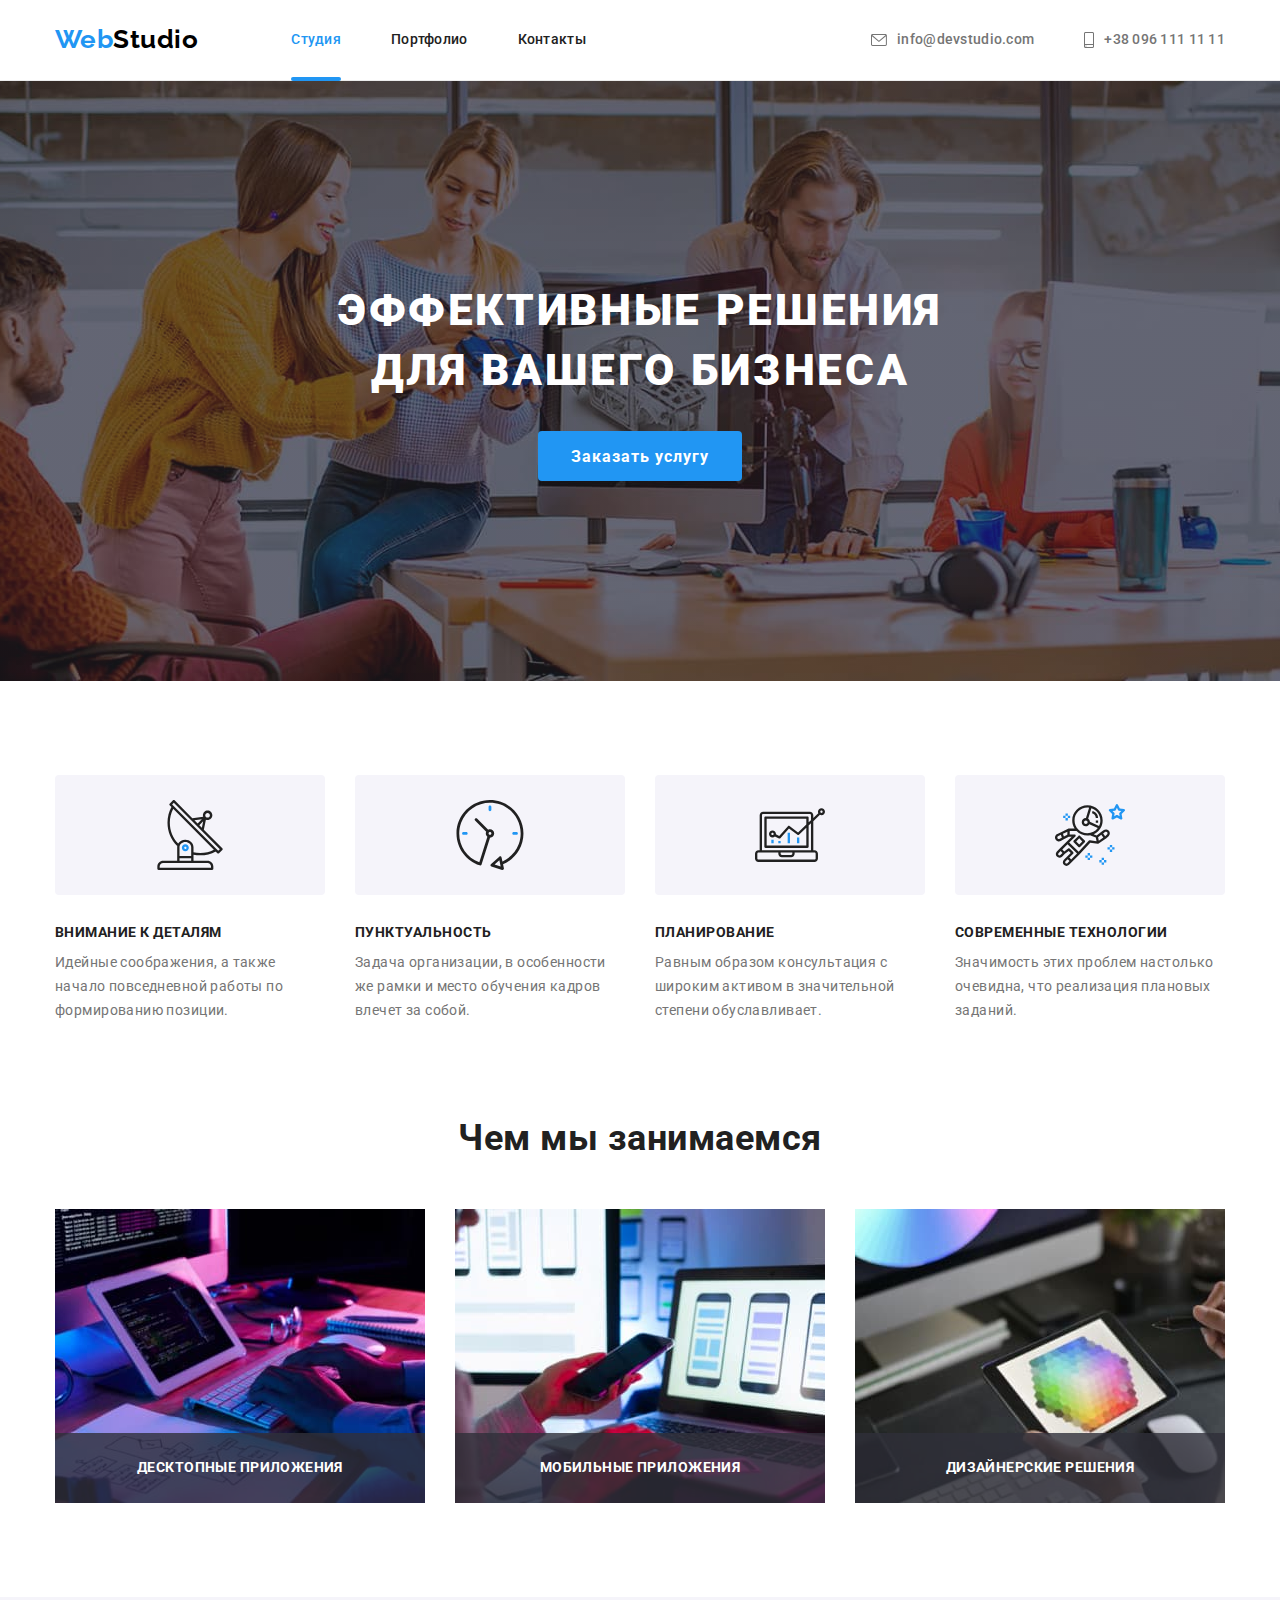
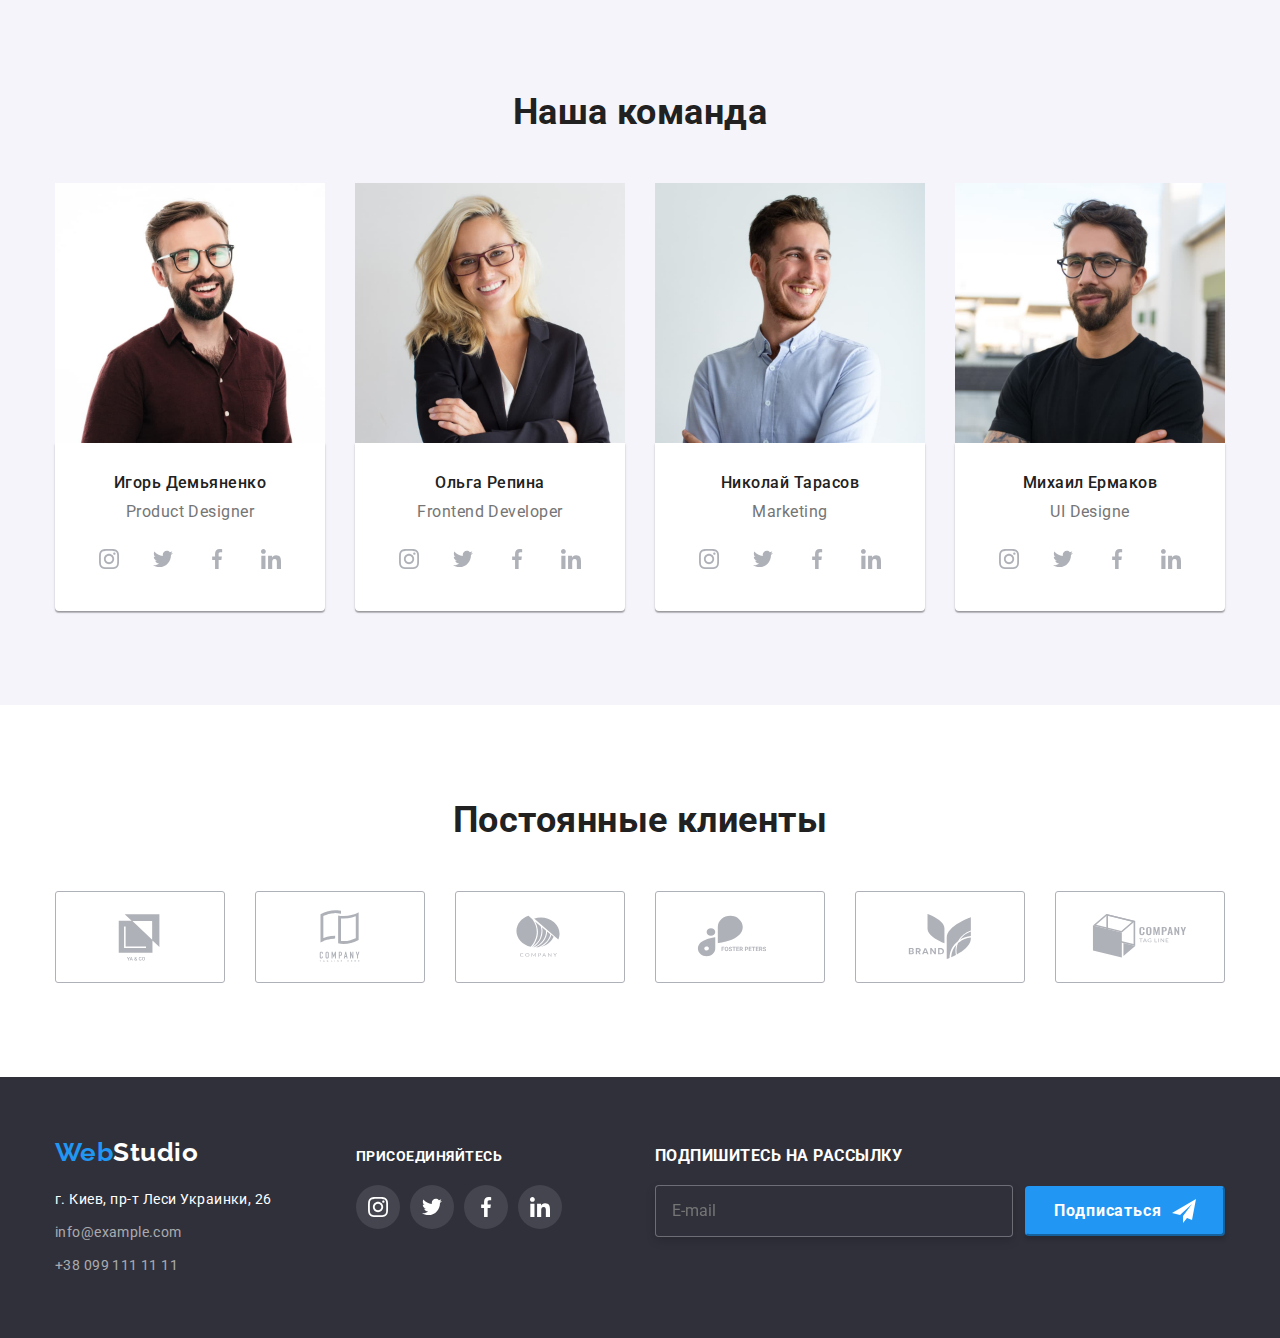
<file: index.html>
<!DOCTYPE html>
<html lang="ru">

<head>
    <meta charset="UTF-8">
    <meta http-equiv="X-UA-Compatible" content="IE=edge">
    <meta name="viewport" content="width=device-width, initial-scale=1.0">
    <title>Главная</title>
    <!-- Подключение шрифтов для страницы -->
    <link rel="preconnect" href="https://fonts.googleapis.com">
    <link rel="preconnect" href="https://fonts.gstatic.com" crossorigin>
    <link
        href="https://fonts.googleapis.com/css2?family=Raleway:wght@700&family=Roboto:wght@400;500;700;900&display=swap"
        rel="stylesheet">
    <link rel="stylesheet" href="https://cdnjs.cloudflare.com/ajax/libs/modern-normalize/1.1.0/modern-normalize.min.css
">
    <link rel="stylesheet" href="./css/styles.css">
</head>

<body>
    <!-- Шапка (Хедер)-->
    <header class="header">
        <div class="container nav">
            <nav class="header-nav-logo">
                <a href="./index.html" lang="en" class="logo">Web<span class="logo-d">Studio</span></a>
                <ul class="header-nav">
                    <li class="item">
                        <a href="./index.html" style="color:#2196F3;" class="header-nav-link current">Студия</a>
                    </li>
                    <li class="item"><a href="./portfolio.html" class="header-nav-link">Портфолио</a></li>
                    <li class="item"><a href="#" class="header-nav-link">Контакты</a></li>
                </ul>
            </nav>
            <ul class="header-contacts">
                <li class="item">
                    <a class="header-contacts-link mail" href="mailto:info@devstudio.com">
                        <svg class="contacts">
                            <use href="./images/icons.svg#icon-mail"></use>
                        </svg>
                        info@devstudio.com</a>
                </li>
                <li class="item">
                    <a class="header-contacts-link tel" href="tel:+380961111111">
                        <svg class="contacts tel">
                            <use href="./images/icons.svg#phone"></use>
                        </svg> +38 096 111 11 11</a>
                </li>
            </ul>
        </div>
    </header>

    <main>
        <section class="banner">
            <div class="container">
                <h1 class="banner-title"> Эффективные решения <br> для вашего бизнеса </h1>
                <button type="button" class="banner-button" data-modal-open> Заказать услугу </button>
                <div class="backdrop is-hidden" data-modal>
                    <div class="modal">
                        <button class="modal-btn" data-modal-close>
                            <svg class="modal-icon">
                                <use href="./images/icons.svg#icon-close"></use>
                            </svg>
                        </button>
                        <p class="modal-text">Оставьте свои данные, мы вам перезвоним</p>
                        <form class="form" autocomplete="off">
                            <label for="user-name" class="form-field">
                                <span class="form-label">Имя</span>
                                <span class="form-span">
                                    <input type="text" name="user-name" class="form-input" id="user-name" />
                                    <svg class="form-icon">
                                        <use href="./images/icons.svg#icon-person"></use>
                                    </svg>
                                </span>
                            </label>
                            <label for="tel" class="form-field">
                                <span class="form-label">Телефон</span>
                                <span class="form-span">
                                    <input type="tel" name="tel" class="form-input" id="tel" />
                                    <svg class="form-icon">
                                        <use href="./images/icons.svg#icon-phone-black"></use>
                                    </svg>
                                </span>
                            </label>
                            <label for="email" class="form-field">
                                <span class="form-label">Почта</span>
                                <span class="form-span">
                                    <input type="email" name="email" class="form-input" id="email" />
                                    <svg class="form-icon">
                                        <use href="./images/icons.svg#icon-email-black"></use>
                                    </svg>
                                </span>
                            </label>
                            <label for="comment" class="form-field">
                                <span class="form-label">Комментарий</span>
                                <textarea name="comment" id="comment" placeholder="Введите текст"
                                    class="form-comment"></textarea>
                            </label>

                            <label class="checkbox-label">
                                <input type="checkbox" name="checkbox" class="checkbox" />
                                <span class="checkbox-icon"></span>
                                <span class="checkbox-text">Соглашаюсь с рассылкой и принимаю &nbsp;</span>
                                  
                                <a href="" target="_blank" rel="noopener noreferrer" class="checkbox-link">Условия
                                    договора</a>
                            </label>
                            <button type="submit" class="form-bnt">Отправить</button>

                        </form>

                    </div>
                </div>
            </div>


        </section>
        <section class="section">
            <div class="container">
                <h2 hidden class="section-title visually-hidden">Наши преимущества</h2>
                <ul class="features">
                    <li class="features-item">
                        <div class="benefits">
                            <svg class="benefits-icon">
                                <use href="./images/icons.svg#icon-antenna"></use>
                            </svg>
                        </div>
                        <h3 class="features-title">Внимание к деталям</h3>
                        <p class="features-text">Идейные соображения, а также начало повседневной работы по формированию
                            позиции. </p>
                    </li>
                    <li class="features-item">
                        <div class="benefits">
                            <svg class="benefits-icon">
                                <use href="./images/icons.svg#icon-clock"></use>
                            </svg>
                        </div>
                        <h3 class="features-title">Пунктуальность</h3>
                        <p class="features-text">Задача организации, в особенности же рамки и место обучения кадров
                            влечет за собой. </p>
                    </li>
                    <li class="features-item">
                        <div class="benefits">
                            <svg class="benefits-icon">
                                <use href="./images/icons.svg#icon-diagram"></use>
                            </svg>
                        </div>
                        <h3 class="features-title">Планирование</h3>
                        <p class="features-text">Равным образом консультация с широким активом в значительной степени
                            обуславливает. </p>
                    </li>
                    <li class="features-item">
                        <div class="benefits">
                            <svg class="benefits-icon">
                                <use href="./images/icons.svg#icon-astronaut"></use>
                            </svg>
                        </div>
                        <h3 class="features-title">Современные технологии</h3>
                        <p class="features-text">Значимость этих проблем настолько очевидна, что реализация плановых
                            заданий. </p>
                    </li>
                </ul>
            </div>
        </section>
        <section class="section works">
            <div class="container">
                <h2 class="section-title">Чем мы занимаемся</h2>
                <ul class="works">
                    <li class="works-item">
                        <img src="./images/services/img.jpg" alt="работа за ноутбуком" width="370" height="294" />
                        <div class="works-box">
                            <p class="works-text"> Десктопные приложения </p>
                        </div>
                    </li>
                    <li class="works-item">
                        <img src="./images/services/box2.jpg" alt="синхронизациятелефона с ноутбуком" width="370"
                            height="294" />
                        <div class="works-box">
                            <p class="works-text"> Мобильные приложения </p>
                        </div>
                    </li>
                    <li class="works-item">
                        <img src="./images/services/box3.jpg" alt="выбор цвета" width="370" height="294" />
                        <div class="works-box">
                            <p class="works-text"> Дизайнерские решения </p>
                        </div>
                    </li>
                </ul>
            </div>
        </section>
        <section class="section people">
            <div class="container">
                <h2 class="section-title">Наша команда</h2>
                <ul class="team">
                    <li class="team-item">
                        <img src="./images/team/img1.jpg" alt="дизайнер" width="270" height="260" />
                        <div class="initials">
                            <h3 class="team-title">Игорь Демьяненко</h3>
                            <p lang="en" class="team-text">Product Designer</p>
                            <ul class="social-list">
                                <li class="social-item">
                                    <a class="social-link" href="https://www.instagram.com/" target="_blank"
                                        rel="noopener noreferrer" lang="en" aria-label="Instagram"><svg
                                            class="social-icon">
                                            <use href="./images/icons.svg#icon-instagram"></use>
                                        </svg></a>
                                </li>
                                <li class="social-item">
                                    <a class="social-link" href="https://twitter.com/" target="_blank"
                                        rel="noopener noreferrer" lang="en" aria-label="Twitter">
                                        <svg class="social-icon">
                                            <use href="./images/icons.svg#icon-twitter"></use>
                                        </svg>
                                    </a>
                                </li>
                                <li class="social-item">
                                    <a class="social-link" href="https://www.facebook.com/" target="_blank"
                                        rel="noopener noreferrer" lang="en" aria-label="Facebook">
                                        <svg class="social-icon">
                                            <use href="./images/icons.svg#icon-facebook"></use>
                                        </svg>
                                    </a>
                                </li>
                                <li class="social-item">
                                    <a class="social-link" href="https://www.linkedin.com/" target="_blank"
                                        rel="noopener noreferrer" lang="en" aria-label="LinkedIn">
                                        <svg class="social-icon">
                                            <use href="./images/icons.svg#icon-linkedin"></use>
                                        </svg></a>
                                </li>
                            </ul>
                        </div>
                    </li>
                    <li class="team-item">
                        <img src="./images/team/img2.jpg" alt="разработчик" width="270" height="260" />
                        <div class="initials">
                            <h3 class="team-title">Ольга Репина</h3>
                            <p lang="en" class="team-text">Frontend Developer</p>
                            <ul class="social-list">
                                <li class="social-item">
                                    <a class="social-link" href="https://www.instagram.com/" target="_blank"
                                        rel="noopener noreferrer" lang="en" aria-label="Instagram">
                                        <svg class="social-icon">
                                            <use href="./images/icons.svg#icon-instagram"></use>
                                        </svg>
                                    </a>
                                </li>
                                <li class="social-item">
                                    <a class="social-link" href="https://twitter.com/" target="_blank"
                                        rel="noopener noreferrer" lang="en" aria-label="Twitter">
                                        <svg class="social-icon">
                                            <use href="./images/icons.svg#icon-twitter"></use>
                                        </svg>
                                    </a>
                                </li>
                                <li class="social-item">
                                    <a class="social-link" href="https://www.facebook.com/" target="_blank"
                                        rel="noopener noreferrer" lang="en" aria-label="Facebook">
                                        <svg class="social-icon">
                                            <use href="./images/icons.svg#icon-facebook"></use>
                                        </svg></a>
                                </li>
                                <li class="social-item">
                                    <a class="social-link" href="https://www.linkedin.com/" target="_blank"
                                        rel="noopener noreferrer" lang="en" aria-label="LinkedIn">
                                        <svg class="social-icon">
                                            <use href="./images/icons.svg#icon-linkedin"></use>
                                        </svg></a>
                                </li>
                            </ul>
                        </div>
                    </li>
                    <li class="team-item">
                        <img src="./images/team/img3.jpg" alt="маркетолог" width="270" height="260" />
                        <div class="initials">
                            <h3 class="team-title">Николай Тарасов</h3>
                            <p lang="en" class="team-text">Marketing</p>
                            <ul class="social-list">
                                <li class="social-item">
                                    <a class="social-link" href="https://www.instagram.com/" target="_blank"
                                        rel="noopener noreferrer" lang="en" aria-label="Instagram">
                                        <svg class="social-icon">
                                            <use href="./images/icons.svg#icon-instagram"></use>
                                        </svg>
                                    </a>
                                </li>
                                <li class="social-item">
                                    <a class="social-link" href="https://twitter.com/" target="_blank"
                                        rel="noopener noreferrer" lang="en" aria-label="Twitter">
                                        <svg class="social-icon">
                                            <use href="./images/icons.svg#icon-twitter"></use>
                                        </svg>
                                    </a>
                                </li>
                                <li class="social-item">
                                    <a class="social-link" href="https://www.facebook.com/" target="_blank"
                                        rel="noopener noreferrer" lang="en" aria-label="Facebook">
                                        <svg class="social-icon">
                                            <use href="./images/icons.svg#icon-facebook"></use>
                                        </svg>
                                    </a>
                                </li>
                                <li class="social-item">
                                    <a class="social-link" href="https://www.linkedin.com/" target="_blank"
                                        rel="noopener noreferrer" lang="en" aria-label="LinkedIn">
                                        <svg class="social-icon">
                                            <use href="./images/icons.svg#icon-linkedin"></use>
                                        </svg>
                                    </a>
                                </li>
                            </ul>
                        </div>
                    </li>
                    <li class="team-item">
                        <img src="./images/team/img4.jpg" alt="дизайнер интерфейса" width="270" height="260" />
                        <div class="initials">
                            <h3 class="team-title"> Михаил Ермаков</h3>
                            <p lang="en" class="team-text">UI Designe</p>
                            <ul class="social-list">
                                <li class="social-item">
                                    <a class="social-link" href="https://www.instagram.com/" target="_blank"
                                        rel="noopener noreferrer" lang="en" aria-label="Instagram">
                                        <svg class="social-icon">
                                            <use href="./images/icons.svg#icon-instagram"></use>
                                        </svg>
                                    </a>
                                </li>
                                <li class="social-item">
                                    <a class="social-link" href="https://twitter.com/" target="_blank"
                                        rel="noopener noreferrer" lang="en" aria-label="Twitter">
                                        <svg class="social-icon">
                                            <use href="./images/icons.svg#icon-twitter"></use>
                                        </svg>
                                    </a>
                                </li>
                                <li class="social-item">
                                    <a class="social-link" href="https://www.facebook.com/" target="_blank"
                                        rel="noopener noreferrer" lang="en" aria-label="Facebook">
                                        <svg class="social-icon">
                                            <use href="./images/icons.svg#icon-facebook"></use>
                                        </svg></a>
                                </li>
                                <li class="social-item">
                                    <a class="social-link" href="https://www.linkedin.com/" target="_blank"
                                        rel="noopener noreferrer" lang="en" aria-label="LinkedIn">
                                        <svg class="social-icon">
                                            <use href="./images/icons.svg#icon-linkedin"></use>
                                        </svg>
                                    </a>
                                </li>
                            </ul>
                        </div>
                    </li>
                </ul>
            </div>
        </section>
        <section class="section">
            <div class="container">
                <h2 class="section-title">Постоянные клиенты</h2>
                <ul class="clients">
                    <li class="clients-item">
                        <a href="" class="clients-link">
                            <svg class="clients-icon">
                                <use href="./images/icons.svg#icon-logo"> </use>
                            </svg>
                        </a>
                    </li>
                    <li class="clients-item">
                        <a href="" class="clients-link">
                            <svg class="clients-icon">
                                <use href="./images/icons.svg#icon-logo1"> </use>
                            </svg>
                        </a>
                    </li>
                    <li class="clients-item">
                        <a href="" class="clients-link">
                            <svg class="clients-icon">
                                <use href="./images/icons.svg#icon-logo2"> </use>
                            </svg>
                        </a>
                    </li>
                    <li class="clients-item">
                        <a href="" class="clients-link">
                            <svg class="clients-icon">
                                <use href="./images/icons.svg#icon-logo3"> </use>
                            </svg>
                        </a>
                    </li>
                    <li class="clients-item">
                        <a href="" class="clients-link">
                            <svg class="clients-icon">
                                <use href="./images/icons.svg#icon-logo4"> </use>
                            </svg>
                        </a>
                    </li>
                    <li class="clients-item">
                        <a href="" class="clients-link">
                            <svg class="clients-icon">
                                <use href="./images/icons.svg#icon-logo5"> </use>
                            </svg>
                        </a>
                    </li>
                </ul>
            </div>
        </section>
    </main>

    <footer class="footer">
        <div class="container container-footer">
            <div class="foot-address">
                <a href="#" lang="en" class="logo-footer">Web<span class="logo-l">Studio</span></a>
                <address class="address">
                    <p class="footer-address"> г. Киев, пр-т Леси Украинки, 26 </p>
                    <ul class="footer-contacts">
                        <li class="footer-contacts-link">
                            <a href="" class="footer-contacts-item">info@example.com</a>
                        </li>
                        <li class="footer-contacts-link">
                            <a href="" class="footer-contacts-item">+38 099 111 11 11</a>
                        </li>
                    </ul>
                </address>
            </div>
            <div class="foot-social">
                <h3 class="footer-title">Присоединяйтесь</h3>
                <ul class="social-list">
                    <li class="social-item">
                        <a class="social-link f" href="https://www.instagram.com/" target="_blank"
                            rel="noopener noreferrer" lang="en" aria-label="Instagram">
                            <svg class="social-icon f">
                                <use href="./images/icons.svg#icon-instagram"></use>
                            </svg>
                        </a>
                    </li>
                    <li class="social-item">
                        <a class="social-link f" href="https://twitter.com/" target="_blank" rel="noopener noreferrer"
                            lang="en" aria-label="Twitter">
                            <svg class="social-icon f">
                                <use href="./images/icons.svg#icon-twitter"></use>
                            </svg>
                        </a>
                    </li>
                    <li class="social-item">
                        <a class="social-link f" href="https://www.facebook.com/" target="_blank"
                            rel="noopener noreferrer" lang="en" aria-label="Facebook">
                            <svg class="social-icon f">
                                <use href="./images/icons.svg#icon-facebook"></use>
                            </svg></a>
                    </li>
                    <li class="social-item">
                        <a class="social-link f" href="https://www.linkedin.com/" target="_blank"
                            rel="noopener noreferrer" lang="en" aria-label="LinkedIn">
                            <svg class="social-icon f">
                                <use href="./images/icons.svg#icon-linkedin"></use>
                            </svg>
                        </a>
                    </li>
                </ul>
            </div>
            <div class="subscribe">
                <p class="subscribe-text">Подпишитесь на рассылку</p>
                <form class="subscribe-form">
                    <input type="email" name="mail" placeholder="E-mail" class="subscribe-input" />
                    <button type="submit" class="subscribe-btn"><span class="subscribe-btn-span">Подписаться</span>
                        <svg class="subscribe-icon">
                            <use href="./images/icons.svg#icon-send"></use>
                        </svg>
                    </button>
                </form>
            </div>
        </div>
    </footer>
    <script src="./js/modal.js"></script>

</body>

</html>
</file>
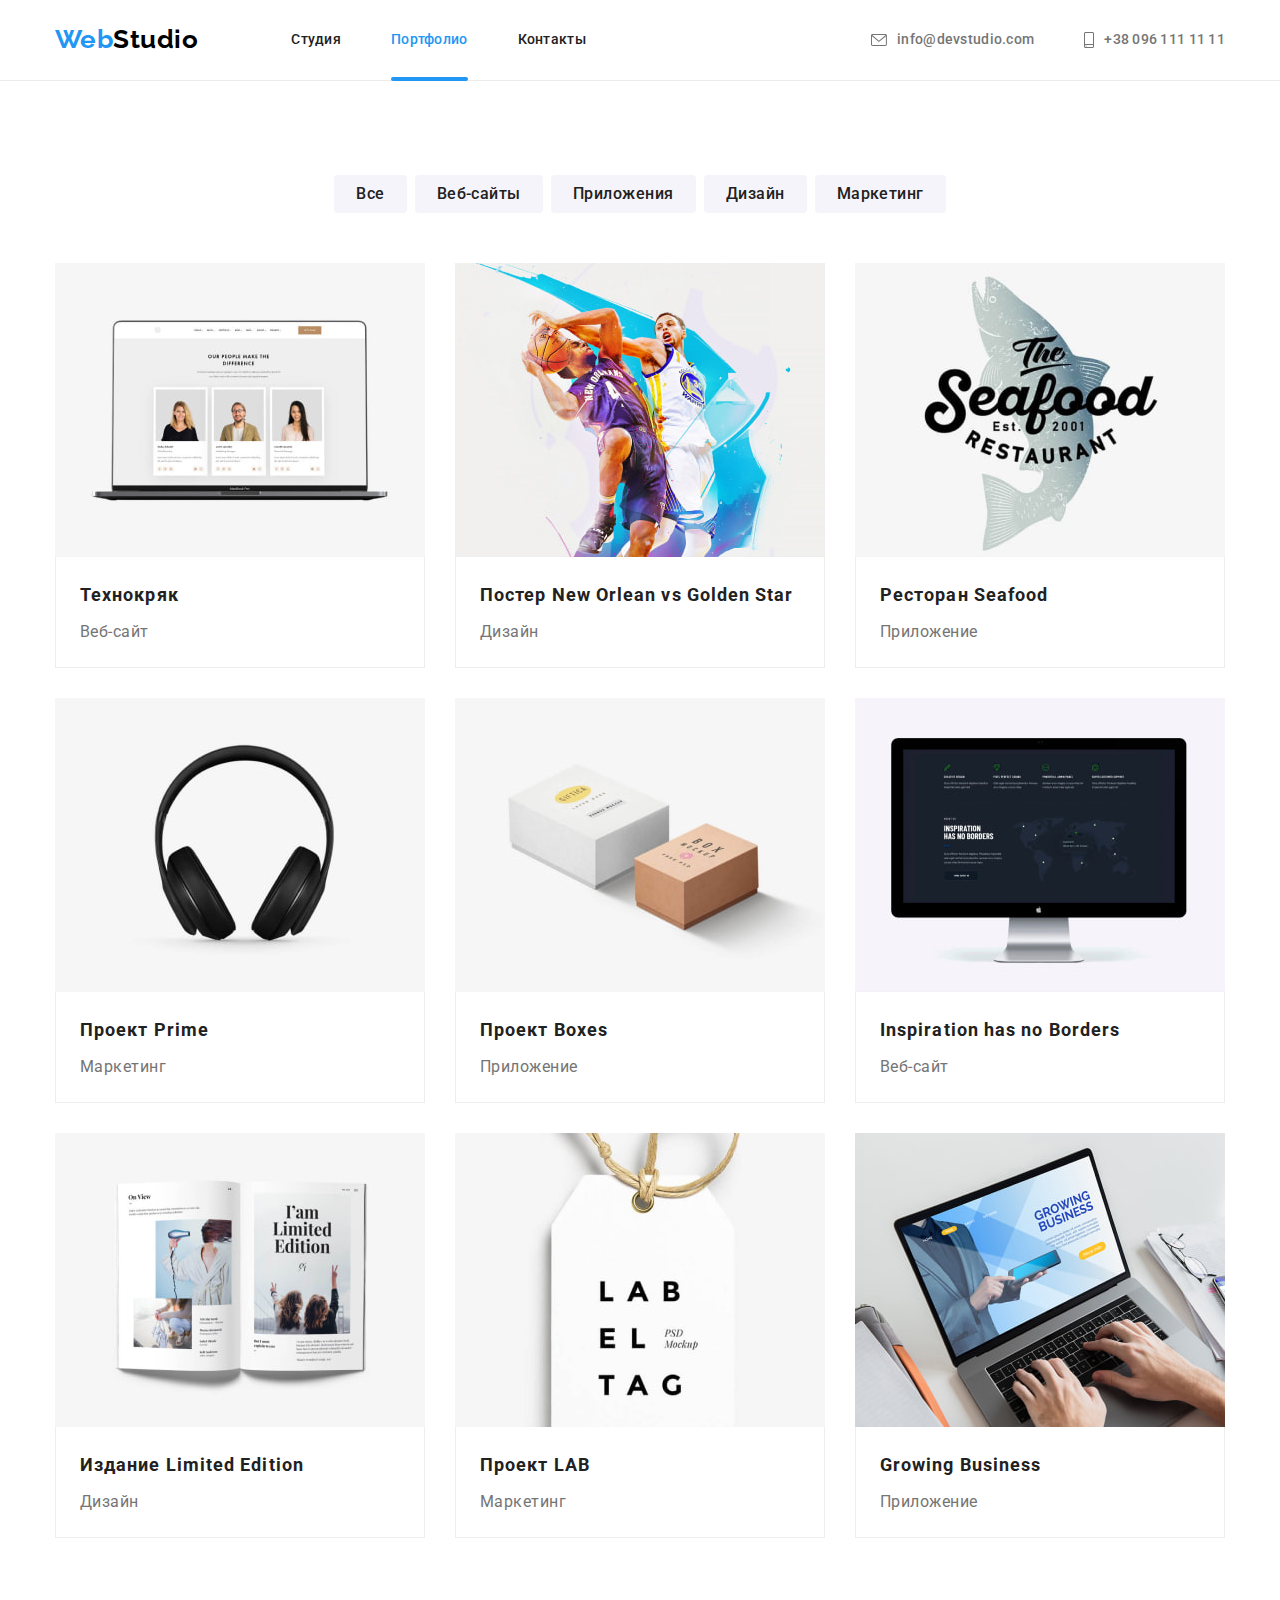
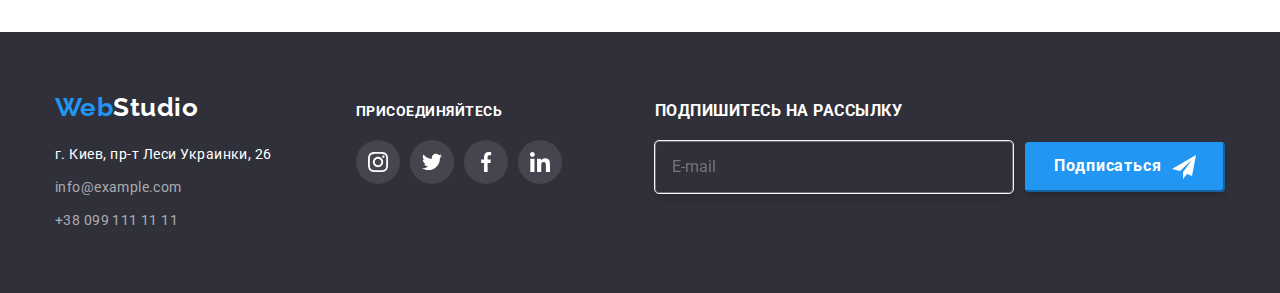
<file: portfolio.html>
<!DOCTYPE html>
<html lang="ru">
<head>
    <meta charset="UTF-8">
    <meta http-equiv="X-UA-Compatible" content="IE=edge">
    <meta name="viewport" content="width=device-width, initial-scale=1.0">
    <title>Портфолио</title>
    <!-- Подключение шрифтов для страницы -->
    <link rel="preconnect" href="https://fonts.googleapis.com">
    <link rel="preconnect" href="https://fonts.gstatic.com" crossorigin>
    <link href="https://fonts.googleapis.com/css2?family=Raleway:wght@700&family=Roboto:wght@400;500;700;900&display=swap"
        rel="stylesheet">
    <link rel="stylesheet" href="https://cdnjs.cloudflare.com/ajax/libs/modern-normalize/1.1.0/modern-normalize.min.css
        ">
    <link rel="stylesheet" href="./css/styles.css">
</head>
<body>
    <!-- Шапка -->
    <header class="header">
        <div class="container nav">
            <nav class="header-nav-logo">
                <a href="./index.html" lang="en" class="logo">Web<span class="logo-d">Studio</span></a>
                <ul class="header-nav">
                    <li class="item"><a href="./index.html"  class="header-nav-link">Студия</a></li>
                    <li class="item">
                        <a href="./portfolio.html" style="color:#2196F3;" class="header-nav-link current">Портфолио</a></li>
                    <li class="item"><a href="#" class="header-nav-link">Контакты</a></li>
                </ul>
            </nav>
            <ul class="header-contacts">
                <li class="item">
                    <a class="header-contacts-link mail" href="mailto:info@devstudio.com">
                        <svg class="contacts">
                            <use href="./images/icons.svg#icon-mail"></use>
                        </svg>
                        info@devstudio.com</a>
                </li>
                <li class="item">
                    <a class="header-contacts-link tel" href="tel:+380961111111">
                        <svg class="contacts tel">
                            <use href="./images/icons.svg#phone"></use>
                        </svg> +38 096 111 11 11</a>
                </li>
            </ul>
        </div>
    </header>

   <main>
<section class="section">
            <div class="container">
                <h1 hidden class="section-title visually-hidden"> Портфолио </h1>
                <ul class="filtr-nav"> 
                <li class="filtr-item">
                    <button type="button" class="filtr-button"> Все </button>
                </li>
                <li class="filtr-item">
                    <button type="button" class="filtr-button"> Веб-сайты </button>
                </li>
                <li class="filtr-item">
                    <button type="button" class="filtr-button"> Приложения </button>
                </li>
                <li class="filtr-item"> 
                    <button type="button" class="filtr-button"> Дизайн </button>
                </li>
                <li class="filtr-item">
                    <button type="button" class="filtr-button"> Маркетинг </button>
                </li>
                </ul>
                <ul class="portfolio">
                    <li class="portfolio-item">
                        <a href="" class="portfolio-link">
                            <div class="portfolio-thumb">
                            <img src="./images/allservices/img5.jpg" alt="трое людей" width="370" height="294" />
                            <div class="portfolio-card"> 
                                <p class="card-text">Ресурс предлагает комплексные предложения с разным уровнем функционала и сервисов. Все это позволит посетителю получить исчерпывающие сведения о компании или частном лице.</p>
                            </div>
                            </div>
                            <div class="port-title">
                                <h2 class="portfolio-title">Технокряк</h2>
                                <p class="portfolio-text">Веб-сайт</p>
                            </div>
                        </a>
                    </li>
            <li class="portfolio-item">
                <a href="" class="portfolio-link">
                    <div class="portfolio-thumb">
                    <img src="./images/allservices/img6.jpg" alt="ддвое парнейиграют в баскетбол" width="370" height="294" />
                    <div class="portfolio-card"> 
                        <p class="card-text">Ресурс предлагает комплексные предложения с разным уровнем функционала и сервисов. Все это позволит посетителю получить исчерпывающие сведения о компании или частном лице.</p>
                    </div>
                    </div>
                    <div class="port-title">
                        <h2 class="portfolio-title">Постер <span lang="en"> New Orlean vs Golden Star </span> </h2>
                        <p class="portfolio-text">Дизайн</p>
                    </div>
                </a>
            </li>
            <li class="portfolio-item">
                <a href="" class="portfolio-link">
                    <div class="portfolio-thumb">
                    <img src="./images/allservices/img7.jpg" alt="логотип с рыбой" width="370" height="294" />
                    <div class="portfolio-card"> 
                        <p class="card-text">Ресурс предлагает комплексные предложения с разным уровнем функционала и сервисов. Все это позволит посетителю получить исчерпывающие сведения о компании или частном лице.</p>
                    </div>
                    </div>
                    <div class="port-title">
                        <h2 class="portfolio-title">Ресторан <span lang="en"> Seafood </span> </h2>
                        <p class="portfolio-text">Приложение</p>
                    </div>
                </a> 
            </li>
            <li class="portfolio-item">
                <a href="" class="portfolio-link">
                    <div class="portfolio-thumb">
                    <img src="./images/allservices/img8.jpg" alt="наушники" width="370" height="294" />
                    <div class="portfolio-card"> 
                        <p class="card-text">Ресурс предлагает комплексные предложения с разным уровнем функционала и сервисов. Все это позволит посетителю получить исчерпывающие сведения о компании или частном лице.</p>
                    </div>
                    </div>
                    <div class="port-title">
                        <h2 class="portfolio-title">Проект <span lang="en"> Prime </span> </h2>
                        <p class="portfolio-text">Маркетинг</p>
                    </div>
                </a>
            </li> 
            <li class="portfolio-item">
                <a href="" class="portfolio-link">
                    <div class="portfolio-thumb">
                    <img src="./images/allservices/img9.jpg" alt="две коробки" width="370" height="294" />
                    <div class="portfolio-card"> 
                        <p class="card-text">Ресурс предлагает комплексные предложения с разным уровнем функционала и сервисов. Все это позволит посетителю получить исчерпывающие сведения о компании или частном лице.</p>
                    </div>
                    </div>
                    <div class="port-title">
                        <h2 class="portfolio-title">Проект <span lang="en"> Boxes </span> </h2>
                        <p class="portfolio-text">Приложение</p>
                    </div>
                </a>
            </li>
            <li class="portfolio-item">
                <a href="" class="portfolio-link">
                    <div class="portfolio-thumb">
                    <img src="./images/allservices/img10.jpg" alt="монитор с картой мира" width="370" height="294" />
                    <div class="portfolio-card"> 
                        <p class="card-text">Ресурс предлагает комплексные предложения с разным уровнем функционала и сервисов. Все это позволит посетителю получить исчерпывающие сведения о компании или частном лице.</p>
                    </div>
                    </div>
                    <div class="port-title">
                        <h2 lang="en" class="portfolio-title">Inspiration has no Borders</h2>
                        <p class="portfolio-text">Веб-сайт</p>
                    </div>
                </a>
            </li>
            <li class="portfolio-item">
                <a href="" class="portfolio-link">
                    <div class="portfolio-thumb">
                    <img src="./images/allservices/img11.jpg" alt="журнал" width="370" height="294" />
                    <div class="portfolio-card"> 
                        <p class="card-text">Ресурс предлагает комплексные предложения с разным уровнем функционала и сервисов. Все это позволит посетителю получить исчерпывающие сведения о компании или частном лице.</p>
                    </div>
                    </div>
                    <div class="port-title">
                        <h2 class="portfolio-title"> Издание <span lang="en"> Limited Edition </span> </h2>
                        <p class="portfolio-text">Дизайн</p>
                    </div>
                </a>
            </li>
            <li class="portfolio-item">
                <a href="" class="portfolio-link">
                    <div class="portfolio-thumb">
                    <img src="./images/allservices/img12.jpg" alt="этикетка" width="370" height="294" />
                    <div class="portfolio-card"> 
                        <p class="card-text">Ресурс предлагает комплексные предложения с разным уровнем функционала и сервисов. Все это позволит посетителю получить исчерпывающие сведения о компании или частном лице.</p>
                    </div>
                    </div>
                    <div class="port-title">
                        <h2 class="portfolio-title">Проект <span lang="en"> LAB </span> </h2>
                        <p class="portfolio-text">Маркетинг</p>
                    </div>
                </a>
            </li>
            <li class="portfolio-item">
                <a href="" class="portfolio-link">
                    <div class="portfolio-thumb">
                    <img src="./images/allservices/img13.jpg" alt="работанадноутбуком" width="370" height="294" />
                    <div class="portfolio-card"> 
                        <p class="card-text">Ресурс предлагает комплексные предложения с разным уровнем функционала и сервисов. Все это позволит посетителю получить исчерпывающие сведения о компании или частном лице.</p>
                    </div>
                    </div>
                    <div class="port-title">
                        <h2 lang="en" class="portfolio-title"> Growing Business </h2>
                        <p class="portfolio-text">Приложение</p>
                    </div>
                </a>
            </li>
            </ul>
            </div>
</section>
   </main>

    <footer class="footer">
        <div class="container container-footer">
            <div class="foot-address">
                <a href="#" lang="en" class="logo-footer">Web<span class="logo-l">Studio</span></a>
                <address class="address">
                    <p class="footer-address"> г. Киев, пр-т Леси Украинки, 26 </p>
                    <ul class="footer-contacts">
                        <li class="footer-contacts-link">
                            <a href="" class="footer-contacts-item">info@example.com</a>
                        </li>
                        <li class="footer-contacts-link">
                            <a href="" class="footer-contacts-item">+38 099 111 11 11</a>
                        </li>
                    </ul>
                </address>
            </div>
            <div class="foot-social">
                <h3 class="footer-title">Присоединяйтесь</h3>
                <ul class="social-list">
                    <li class="social-item">
                        <a class="social-link f" href="https://www.instagram.com/" target="_blank" rel="noopener noreferrer"
                            lang="en" aria-label="Instagram">
                            <svg class="social-icon f">
                                <use href="./images/icons.svg#icon-instagram"></use>
                            </svg>
                        </a>
                    </li>
                    <li class="social-item">
                        <a class="social-link f" href="https://twitter.com/" target="_blank" rel="noopener noreferrer"
                            lang="en" aria-label="Twitter">
                            <svg class="social-icon f">
                                <use href="./images/icons.svg#icon-twitter"></use>
                            </svg>
                        </a>
                    </li>
                    <li class="social-item">
                        <a class="social-link f" href="https://www.facebook.com/" target="_blank" rel="noopener noreferrer"
                            lang="en" aria-label="Facebook">
                            <svg class="social-icon f">
                                <use href="./images/icons.svg#icon-facebook"></use>
                            </svg></a>
                    </li>
                    <li class="social-item">
                        <a class="social-link f" href="https://www.linkedin.com/" target="_blank" rel="noopener noreferrer"
                            lang="en" aria-label="LinkedIn">
                            <svg class="social-icon f">
                                <use href="./images/icons.svg#icon-linkedin"></use>
                            </svg>
                        </a>
                    </li>
                </ul>
            </div>
            <div class="subscribe">
                <p class="subscribe-text">Подпишитесь на рассылку</p>
                <form class="subscribe-form">
                    <input type="email" name="mail" placeholder="E-mail" autofocus class="subscribe-input" />
                    <button type="submit" class="subscribe-btn"><span class="subscribe-btn-span">Подписаться</span>
                        <svg class="subscribe-icon">
                            <use href="./images/icons.svg#icon-send"></use>
                        </svg>
                    </button>
                </form>
            </div>
        </div>
    </footer>

</body>
</html>
</file>
<file: css/styles.css>
:root {
    --brand-color: #212121;
    --brand-second-color: #757575;
    --brand-btn-background: #2196F3;
    --logo-color: #FFFFFF;
    --banner-background: #2F303A;
    --team-background: #F5F4FA;
    --transition-duration: 250ms;
    --transition-timing-function: cubic-bezier(0.4, 0, 0.2, 1);

}

/* Селекторы тегов */
ul { list-style: none; 
    padding-left: 0; 
}
a { text-decoration-line: none;
}
img { display: block;
    max-width: 100%;
    height: auto; }
h1, h2, h3, p, ul {
    margin-top: 0;
    margin-bottom: 0;
}
body {
    margin: 0;
    font-family: 'Roboto', sans-serif;
    font-style: normal;
    font-weight: 400;
    color: var(--brand-color);
    letter-spacing: 0.03em;
}


 /* ОСНОВНОЙ КОНТЕЙНЕР */
.container {
    width: 1200px;
    padding-left: 15px;
    padding-right: 15px;
    margin-left: auto;
    margin-right: auto;
}


/* Шрифты для хедера (шапки) */
.header { 
    border-bottom: 1px solid #ECECEC;
    background-color: var(--logo-color);
}
.nav, .header-nav-logo, .logo, .header-contacts, .header-nav {
    display: flex;
    align-items: center;
    justify-content: space-between;
}
.logo {
    margin-right: 93px;
    padding-top: 24px;
    padding-bottom: 25px;
}
.logo,.logo-footer, .logo-d, .logo-l {
    font-family: 'Raleway';
    font-style: normal;
    font-weight: 700;
    font-size: 26px;
    line-height: 1.19;
    color: var(--brand-btn-background);
}
.logo-l { color: var(--logo-color); }
.logo-d { color: #000000; }
.header-nav-link, .header-contacts-link {
    transition: color var(--transition-duration) var(--transition-timing-function);

    display: flex;
    align-items: center;
    padding-top: 32px;
    padding-bottom: 32px;

    font-weight: 500;
    font-size: 14px;
    line-height: 1.14;
    letter-spacing: 0.02em;
    color: var(--brand-color);
}
.header-nav .item, .header-contacts .item { 
    margin-right: 50px;  
}
.header-contacts .item:last-child,
.header-nav .item:last-child {
    margin-right: 0;
}
.header-nav .item:last-child {
    margin-left: auto;
}
.header-contacts-link {
    transition: color var(--transition-duration) var(--transition-timing-function);
    
    color: var(--brand-second-color);
}
.contacts {
    width: 16px;
    height: 12px;    
    margin-right: 10px;
    fill: currentColor;
}
.contacts.tel {
    width: 10px;
    height: 16px;
}
.header-nav-link:hover, .header-nav-link:focus, 
.header-contacts-link:hover, .header-contacts-link:focus,
.footer-contacts-link:hover, .footer-contacts-link:focus
{ color: var(--brand-btn-background); 
}
.item {
    position: relative;
}
.header-nav-link.current::after {
    position: absolute;
    width: 100%;
    height: 4px;
    bottom: -1px;
    
    border-radius: 2px;
    color: var(--brand-btn-background);
    background-color: var(--brand-btn-background);

    content: " ";
    display: inline-block;
}


/* Секция заказ услуги(баннер) */
.banner {
    text-align: center;
    padding-top: 200px;
    padding-bottom: 200px;
    background-color: var(--banner-background);

    height: 600px;
    max-width: 1600px;
    background-position: center;
    background-size: cover;
    background-repeat: no-repeat;
    margin-left: auto;
    margin-right: auto;
    background-image: linear-gradient(to right, rgba(47, 48, 58, 0.4), rgba(47, 48, 58, 0.4)), url("../images/Imgban.jpg");
}
.banner-title {
    margin-bottom: 30px;

    font-weight: 900;
    font-size: 44px;
    line-height: 1.36;
    text-transform: uppercase; 
    letter-spacing: 0.06em;
    color: var(--logo-color);
}
.banner-button, .form-bnt {
    border-radius: 4px;
    height: 50px;
    border: 1px solid transparent;

    font-weight: 700;
    font-size: 16px;
    line-height: 1.88;
    letter-spacing: 0.06em;
    background-color: var(--brand-btn-background);
    cursor: pointer;
    color: var(--logo-color); 
}
.banner-button {
    padding: 10px 32px;   
}


/* Секция с преимуществом студии */
.visually-hidden {
    position: absolute;
    width: 1px;
    height: 1px;
    margin: -1px;
    border: 0;
    padding: 0;
    clip: rect(0 0 0 0);
    overflow: hidden;
    white-space: nowrap;
    clip-path: inset(50%);
}
.section {
    padding-top: 94px;
    padding-bottom: 94px;
}

.features {
    display: flex;
}
.features-item {
    flex-basis: calc((100% - 90px) / 4);
    margin-right: 30px;
    margin-left: auto;
}
.features-item:last-child{
    margin-right: 0;
}
.benefits {
    display: flex;
    justify-content: center;
    align-items: center;
    height: 120px;
    background-color: var(--team-background);
    border-radius: 4px;
}
.benefits-icon {
    width: 70px;
    height: 70px;
    background-repeat: no-repeat;
}
.features-title { 
    margin-top: 30px;
    margin-bottom: 10px;
    text-transform: uppercase;

    font-weight: 700;
    font-size: 14px;
    line-height: 1.14; 
}
.features-text {
    text-align: left;
    vertical-align: top;
    color: var(--brand-second-color);

    font-size: 14px;
    line-height: 1.71;
    letter-spacing: 0.03em;
}


/* Чем занимаемся */
.section.works {
    padding-top: 0;
}
.section-title {
    text-align: center;
    margin-bottom: 50px;

    font-weight: 700;
    font-size: 36px;
    line-height: 1.17;
}
.works ul {
    display: flex; 
}
.works-item {
    position: relative;

    margin-right: 30px;
}
.works-item:last-child {
    margin-right: 0;
}
.works-box {
    position: absolute;
    bottom: 0;

    display: flex;
    justify-content: center;
    align-items: center;

    width: 370px;
    height: 70px;
    background: rgba(47, 48, 58, 0.8);

}
.works-text {
    font-weight: 700;
    font-size: 14px;
    line-height: 1.14;
    letter-spacing: 0.03em;
    text-transform: uppercase;
    color: var(--logo-color);
}

/* Наша команда */
.section.people {
    background-color: var(--team-background);
}
.team, .clients {
    display: flex;
    align-items: center;
    justify-content: space-between;
}
.team-title {
    margin-bottom: 10px;

    color: var(--brand-color);
    font-weight: 500;
}
.team-title, .team-text {
    text-align: center;
    font-size: 16px;
    line-height: 1.19; 
}
.team-text { 
    margin-bottom: 16px;
    color: var(--brand-second-color);
}
.team-item {
    margin-right: 30px;
}
.team-item:last-child {
    margin-right: 0;
}
.initials {
    padding: 30px 32px;
    box-shadow: 0px 1px 3px rgba(0, 0, 0, 0.12),
                0px 1px 1px rgba(0, 0, 0, 0.14),
                0px 2px 1px rgba(0, 0, 0, 0.2);
    border-radius: 0px 0px 4px 4px;
    background-color: var(--logo-color);
}
.social-list {
    display: flex;
    justify-content: space-between;
    margin-left: auto;
    margin-right: auto;
    width: 206px;
}
.social-item {
    width: 44px;
    height: 44px;
}
.social-link {
    transition: color var(--transition-duration) var(--transition-timing-function), 
    background-color var(--transition-duration) var(--transition-timing-function), 
    border-radius var(--transition-duration) var(--transition-timing-function);

    width: 100%;
    height: 100%;
    display: flex;
    justify-content: center;
    align-items: center;
    color: #AFB1B8;
}
.social-icon {
    width: 20px;
    height: 20px;
    background-position: center;
    fill: currentColor;
}
.social-link:hover, .social-link:focus,
.social-link.f:hover, .social-link.f:focus { 
    border-radius: 50%;
    background-color: #2196F3;
    color: #FFFFFF; 
} 


/* Постоянные клиенты */
.clients-item {
    width: 170px;
    height: 92px;
    margin-right: 30px;
}
.clients-item:last-child {
    margin-right: 0;
}
.clients-link {
    transition: color var(--transition-duration) var(--transition-timing-function),
    border var(--transition-duration) var(--transition-timing-function);

    width: 100%;
    height: 100%;
    display: flex;
    align-items: center;
    justify-content: center;
    color: #AFB1B8;
    border: 1px solid #AFB1B8;
    border-radius: 3px;
    background-color: #FFFFFF;
}
.clients-icon {
    width: 106px;
    height: 60px; 
    fill: currentColor;
}
.clients-link:hover, .clients-link:focus {
    color: var(--brand-btn-background);
    border-color: 1px solid var(--brand-btn-background);
}


/* Шрифты для футера(подвала) */
.footer {
    padding-top: 60px;
    padding-bottom: 60px;
    background-color: var(--banner-background);
}
.footer-address, .footer-contacts-item {
    font-style: normal;
    font-size: 14px;
    line-height: 1.71;   
}
.address {
    margin-top: 20px;
}
.footer-address {
    width: 231px;
    color: var(--logo-color);
    margin-bottom: 9px;
}
.footer-contacts-link {
    transition: color var(--transition-duration) var(--transition-timing-function);


    margin-bottom: 9px;
}
.footer-contacts-link:last-child {
    margin-bottom: 0;
}
.footer-contacts-item {
    letter-spacing: 0.03em;
    color: rgba(255, 255, 255, 0.6);
}
.footer-title {
    font-weight: 700;
    font-size: 14px;
    line-height: 1.14;
    margin-bottom: 20px;
    text-transform: uppercase;
    color: var(--logo-color);
}
.container-footer {
    display: flex;
    justify-content: flex-start;
    align-items: baseline;
}
.foot-social {
    margin-left: 70px;
}
.social-link.f {
    transition: color var(--transition-duration) var(--transition-timing-function),
    background-color var(--transition-duration) var(--transition-timing-function),
    border-radius var(--transition-duration) var(--transition-timing-function);

    color: var(--logo-color);
    background-color: rgba(255, 255, 255, 0.1);
    border-radius: 50%;
}
.subscribe {
    width: 570px;
    margin-left: 93px;
    margin-right: auto;
}
.subscribe-text {
    margin-bottom: 20px;

    font-weight: 700;
    line-height: 1.14;
    text-transform: uppercase;
    color: #FFFFFF;
}
.subscribe-form {
    display: flex;
    justify-content: center;
    align-items: center;
    font-size: 16px;
    line-height: 1.25;
    color: rgba(255, 255, 255, 0.6);
}
.subscribe-input {
    width: 358px;
    padding: 15px 16px;
    margin-right: 12px;

    font-weight: 400;
    font-size: 16px;
    line-height: 1.25;
    color: rgba(255, 255, 255, 0.6);
    background-color: var(--banner-background);
    border: 0;
    border: 1px solid rgba(255, 255, 255, 0.3);
    filter: drop-shadow(0px 4px 4px rgba(0, 0, 0, 0.15));
    border-radius: 4px;
    transition: outline var(--transition-duration) var(--transition-timing-function);
}
.subscribe-input:focus-within {
    outline: 1px solid var(--team-background);
}
.subscribe-btn {
    display: flex;
    justify-content: center;
    align-items: center;
    width: 200px;
    height: 50px;
    
    cursor: pointer;
    font-weight: 700;
    font-size: 16px;
    line-height: 1.88;
    letter-spacing: 0.06em;
    color: var(--logo-color);
    background-color: var(--brand-btn-background);
    box-shadow: 0px 4px 4px rgba(0, 0, 0, 0.15);
    border-radius: 4px;
    border-color: #2196F3;  
}
.subscribe-icon {
    width: 24px;
    height: 24px;
}
.subscribe-btn-span {
    margin-right: 10px;
}


/* CSS для портфолио */
.filtr-nav {
    display: flex;
    justify-content: center;
    margin-bottom: 50px;
}
.filtr-item{
    margin-right: 8px;
}
.filtr-item:last-child {
    margin-right: 0;
}
.filtr-button {
    transition: color var(--transition-duration) var(--transition-timing-function), background-color var(--transition-duration) var(--transition-timing-function), box-shadow var(--transition-duration) var(--transition-timing-function);

    display: flex;
    align-items: center;
    border-radius: 4px;
    padding: 6px 22px;
    background-color: var(--team-background);
    border: rgba(0, 0, 0, 0.25);
    
    font-family: 'Roboto';
    font-weight: 500;
    font-size: 16px;
    line-height: 1.63;
    cursor: pointer;
    letter-spacing: 0.03em;
    color: var(--brand-color);   
}
.filtr-button:hover, .filtr-button:focus {
    color: var(--logo-color);
    background-color: var(--brand-btn-background);
    box-shadow: 0px 3px 1px rgba(0, 0, 0, 0.1),
                0px 1px 2px rgba(0, 0, 0, 0.08),
                0px 2px 2px rgba(0, 0, 0, 0.12);
    border-radius: 4px;
}
.portfolio {
    display: flex;
    flex-wrap: wrap;
}
.portfolio-item {
    flex-basis: calc((100% - 60px) / 3);
    margin: 0 30px 30px auto;
    background-color: var(--logo-color);
}
.portfolio-item:nth-child(3n) {
    margin-right: 0;
}
.portfolio-item:nth-child(n+7) {
    margin-bottom: 0;
    margin-left: 0;
}
.port-title {
    padding: 20px 24px; 
    border-bottom: 1px solid #EEEEEE;
    border-right: 1px solid #EEEEEE;
    border-left: 1px solid #EEEEEE;
}
.portfolio-title { 
    margin-bottom: 4px;

    font-weight: 700;
    font-size: 18px;
    line-height: 2;
    letter-spacing: 0.06em;
    color: var(--brand-color);
}
.portfolio-text {
    font-size: 16px;
    line-height: 1.88;
    letter-spacing: 0.03em;
    color: var(--brand-second-color);
}
.portfolio-link {
    transition: box-shadow var(--transition-duration) var(--transition-timing-function);
}
.portfolio-link:hover, .portfolio-link:focus {
    display: block;
    box-shadow: 0px 1px 1px rgba(0, 0, 0, 0.12),
                0px 4px 4px rgba(0, 0, 0, 0.06),
                1px 4px 6px rgba(0, 0, 0, 0.16);
}
.portfolio-thumb {
    position: relative;
    overflow: hidden;
}
.portfolio-card {
    position: absolute;
    top: 0;
    left: 0;
    transform: translateY(100%);
    transition: transform var(--transition-duration) var(--transition-timing-function);

    width: 100%;
    height: 100%;
    padding: 63px 24px;
    background: rgba(33, 150, 243, 0.9);
}
.card-text {
    font-size: 18px;
    line-height: 1.56;
    letter-spacing: 0.03em;
    color: var(--logo-color);
}
.portfolio-link:hover .portfolio-card,.portfolio-link:focus .portfolio-card {
    transform: translateY(0);
}

/* Модальное окно */

.backdrop {
    z-index: 1;
    position: fixed;
    top: 0;
    left: 0;
    width: 100%;
    height: 100%;
    transition: visibility var(--transition-duration) var(--transition-timing-function),
                opacity var(--transition-duration) var(--transition-timing-function);
    background: rgba(0, 0, 0, 0.2);
}
.modal {
    position: absolute;
    min-width: 528px;
    min-height: 581px;
    top: 50%;
    left: 50%;
    transform: translate(-50%, -50%);
    padding: 40px;

    background: #FFFFFF;
    box-shadow: 0px 1px 3px rgba(0, 0, 0, 0.12),
                0px 1px 1px rgba(0, 0, 0, 0.14),
                0px 2px 1px rgba(0, 0, 0, 0.2);
    border-radius: 4px; 
}
.modal-btn {
    position: absolute;
    transition: color var(--transition-duration) var(--transition-timing-function);

    display: flex;
    justify-content: center;
    align-items: center;
    top: 8px;
    right: 8px;
    width: 30px;
    height: 30px;
    cursor: pointer;

    background-color: #FFFFFF;
    border-radius: 50%;
    border: 1px solid rgba(0, 0, 0, 0.1);
}
.modal-btn:hover {
    color: var(--brand-btn-background);
}
.modal-icon {
    width: 18px;
    height: 18px;
    fill: currentColor;
}
.backdrop.is-hidden {
    visibility: hidden;
    opacity: 0;
    pointer-events: none;
}
.modal-text {
    padding-bottom: 12px;
    font-weight: 700;
    font-size: 20px;
    line-height: 1.15;
    letter-spacing: 0.03em;
    color: #212121;
}
.form {
    margin-top: 12px;
}
.form-field {
    display: flex;
    flex-direction: column;
    margin-bottom: 10px;
}
.form-field:nth-child(4) {
    margin-bottom: 0;
}
.form-label {
    margin-bottom: 4px;
    text-align: left;

    font-size: 12px;
    line-height: 1.17;
    letter-spacing: 0.01em;
    color: #757575;
}
.form-span {
    position: relative;
    color: var(--brand-color);
    border: 0;
}
.form-input {
    width: 100%;
    height: 40px;
    padding: 12px 42px;
    
    border: 1px solid rgba(33, 33, 33, 0.2);
    border-radius: 4px;
    transition: outline var(--transition-duration) var(--transition-timing-function);
    
}
.form-icon {
    position: absolute;
    top: 50%;
    left: 12px;
    transform: translateY(-50%);
    transition: color var(--transition-duration) var(--transition-timing-function);
    
    width: 18px;
    height: 18px;
    fill: currentColor;  
}
.form-span:focus-within > .form-input, .form-field:focus-within > .form-comment {
    outline: 1px solid var(--brand-btn-background);
}
.form-span:focus-within > .form-icon {
    color: var(--brand-btn-background);
}
.form-comment {
    width: 100%;
    height: 120px;
    padding: 12px 16px;

    border: 1px solid rgba(33, 33, 33, 0.2);
    border-radius: 4px;
    resize: none;

    font-size: 12px;
    line-height: 1.17;
    letter-spacing: 0.01em;
    color: rgba(117, 117, 117, 0.5);
    transition: outline var(--transition-duration) var(--transition-timing-function);
}
.checkbox-label {
    display: flex;
    align-items: center;
    justify-content: center;
    margin-top: 20px;
}
.checkbox {
    position: absolute;
    width: 1px;
    height: 1px;
    margin: -1px;
    border: 0;
    padding: 0;
    clip: rect(0 0 0 0);
    overflow: hidden;
    white-space: nowrap;
    clip-path: inset(50%);
}
.checkbox-icon {
    display: block;
    width: 16px;
    height: 15px;
    margin-right: 8.38px;
    border-radius: 2px;
    border: 1px solid var(--brand-color);
    box-shadow: 0px 4px 4px rgba(0, 0, 0, 0.25);
}
.checkbox-text {
    font-weight: 400;
    font-size: 14px;
    line-height: 24px;
    letter-spacing: 0.03em;
    color: var(--brand-second-color);
}
.checkbox-link {
    font-weight: 400;
    font-size: 14px;
    line-height: 1.71;
    letter-spacing: 0.03em;
    text-decoration-line: underline;
    color: var(--brand-btn-background);
}
.checkbox:checked + .checkbox-icon {
    background-color: var(--brand-btn-background);
    border: 1px solid var(--brand-btn-background);
    background-image: url(../images/check.svg);
    background-size: contain;
    background-repeat: no-repeat;
    background-origin: content-box;
}
.form-bnt {
    padding: 10px 55px;
    margin-top: 30px;
    cursor: pointer;
}
</file>
